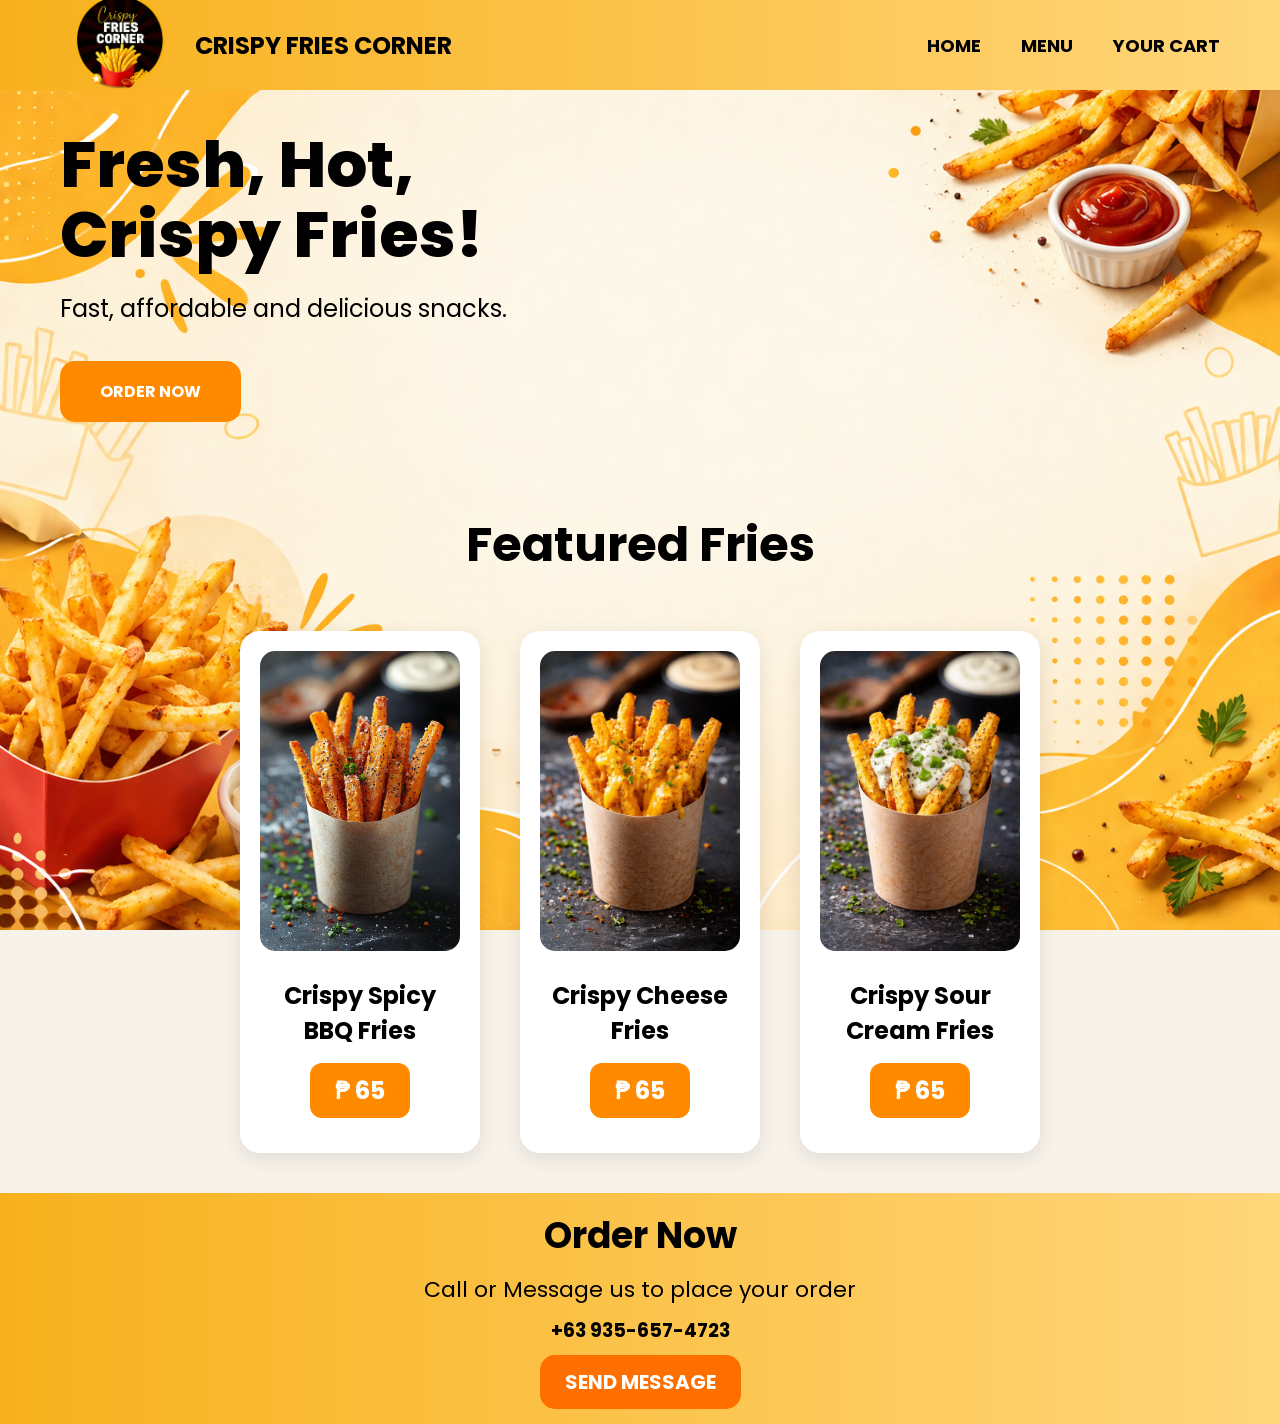
<file: index.html>
<!DOCTYPE html>
<html lang="en">
<head>
    <meta charset="UTF-8">
    <meta name="viewport" content="width=device-width, initial-scale=1.0">
    <title>Crispy Fries Corner</title>

    <link rel="stylesheet" href="style.css">

    <link rel="preconnect" href="https://fonts.googleapis.com">
    <link rel="preconnect" href="https://fonts.gstatic.com" crossorigin>
    <link href="https://fonts.googleapis.com/css2?family=Poppins:wght@300;400;500;600;700;800&display=swap" rel="stylesheet">
</head>
<body>

    <nav class="navbar">

        <div class="logo-section">
            <img src="images/logo.png" alt="Logo" class="logo">
            <h1>CRISPY FRIES CORNER</h1>
        </div>

        <ul class="nav-links">
            <li><a href="index.html" class="active">HOME</a></li>
            <li><a href="menu.html">MENU</a></li>
            <li><a href="cart.html">YOUR CART</a></li>
        </ul>

    </nav>


    <section class="hero-section">

        <div class="hero-left">

            <h2>Fresh, Hot, Crispy Fries!</h2>

            <p>
                Fast, affordable and delicious snacks.
            </p>

            <a href="#" class="order-btn"
onclick="goToPage('menu.html')">
                ORDER NOW
            </a>

        </div>

    </section>


    <section class="featured-section">

        <h2>Featured Fries</h2>

        <div class="featured-container">

            <div class="featured-card">
                <img src="images/bbq.png" alt="BBQ Fries">
                <h3>Crispy Spicy BBQ Fries</h3>
                <p>₱ 65</p>
            </div>

            <div class="featured-card">
                <img src="images/cheese.png" alt="Cheese Fries">
                <h3>Crispy Cheese Fries</h3>
                <p>₱ 65</p>
            </div>

            <div class="featured-card">
                <img src="images/sourcream.png" alt="Sour Cream Fries">
                <h3>Crispy Sour Cream Fries</h3>
                <p>₱ 65</p>
            </div>

        </div>

    </section>


    <section class="order-section">

        <h2>Order Now</h2>

        <p>
            Call or Message us to place your order
        </p>

        <h3>+63 935-657-4723</h3>

        <button class="message-btn">
            SEND MESSAGE
        </button>

    </section>
    
    <script src="script.js"></script>
</body>
</html>
</file>
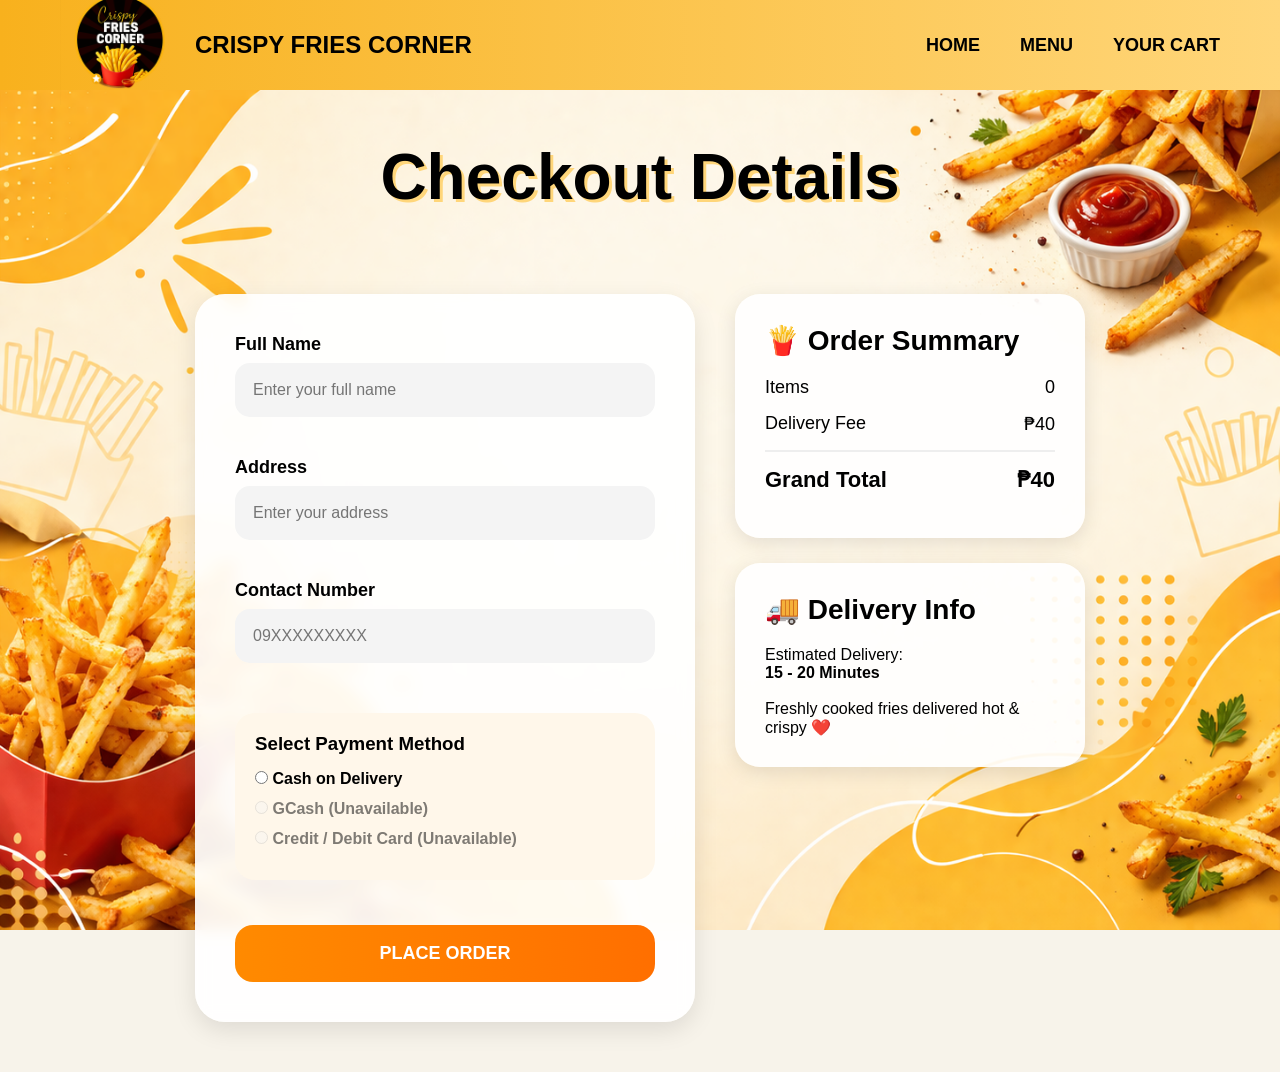
<file: checkout.html>
<!DOCTYPE html>
<html lang="en">
<head>
    <meta charset="UTF-8">
    <meta name="viewport" content="width=device-width, initial-scale=1.0">

    <title>Checkout</title>

    <link rel="stylesheet" href="style.css">
</head>

<body>

    <nav class="navbar">

        <div class="logo-section">
            <img src="images/logo.png" class="logo">
            <h1>CRISPY FRIES CORNER</h1>
        </div>

        <ul class="nav-links">
            <li><a href="index.html">HOME</a></li>
            <li><a href="menu.html">MENU</a></li>
            <li><a href="cart.html">YOUR CART</a></li>
        </ul>

    </nav>


    <section class="checkout-section">

    <h2>Checkout Details</h2>

    <div class="checkout-layout">

        <div class="checkout-left">

            <form class="checkout-form">

                <div class="input-group">
                    <label>Full Name</label>
                    <input type="text" id="fullname" placeholder="Enter your full name">
                </div>

                <div class="input-group">
                    <label>Address</label>
                    <input type="text" id="address" placeholder="Enter your address">
                </div>

                <div class="input-group">
                    <label>Contact Number</label>
                    <input type="text" id="number" placeholder="09XXXXXXXXX">
                </div>

                <div class="payment-box">

                    <h3>Select Payment Method</h3>

                    <label>
                        <input type="radio" name="payment">
                        Cash on Delivery
                    </label>

                    <label class="unavailable-payment">
                        <input type="radio" disabled>
                        GCash (Unavailable)
                    </label>

                    <label class="unavailable-payment">
                        <input type="radio" disabled>
                        Credit / Debit Card (Unavailable)
                    </label>

                </div>

                <button
                    type="button"
                    class="place-btn"
                    onclick="placeOrder()">

                    PLACE ORDER

                </button>

            </form>

        </div>

        <div class="checkout-right">

            <div class="checkout-card">

                <h3>🍟 Order Summary</h3>

                <div class="summary-row">
                    <span>Items</span>
                    <span id="total-items">1</span>
                </div>

                <div class="summary-row">
                    <span>Delivery Fee</span>
                    <span>₱40</span>
                </div>

                <div class="summary-row total">
                    <span>Grand Total</span>
                    <span id="grand-total">₱0</span>
                </div>

            </div>

            <div class="checkout-card">

                <h3>🚚 Delivery Info</h3>

                <p>Estimated Delivery:</p>

                <strong>15 - 20 Minutes</strong>

                <br><br>

                <p>
                    Freshly cooked fries delivered hot & crispy ❤️
                </p>

            </div>

        </div>

    </div>

</section>

<script src="script.js"></script>

</body>
</html>
</file>
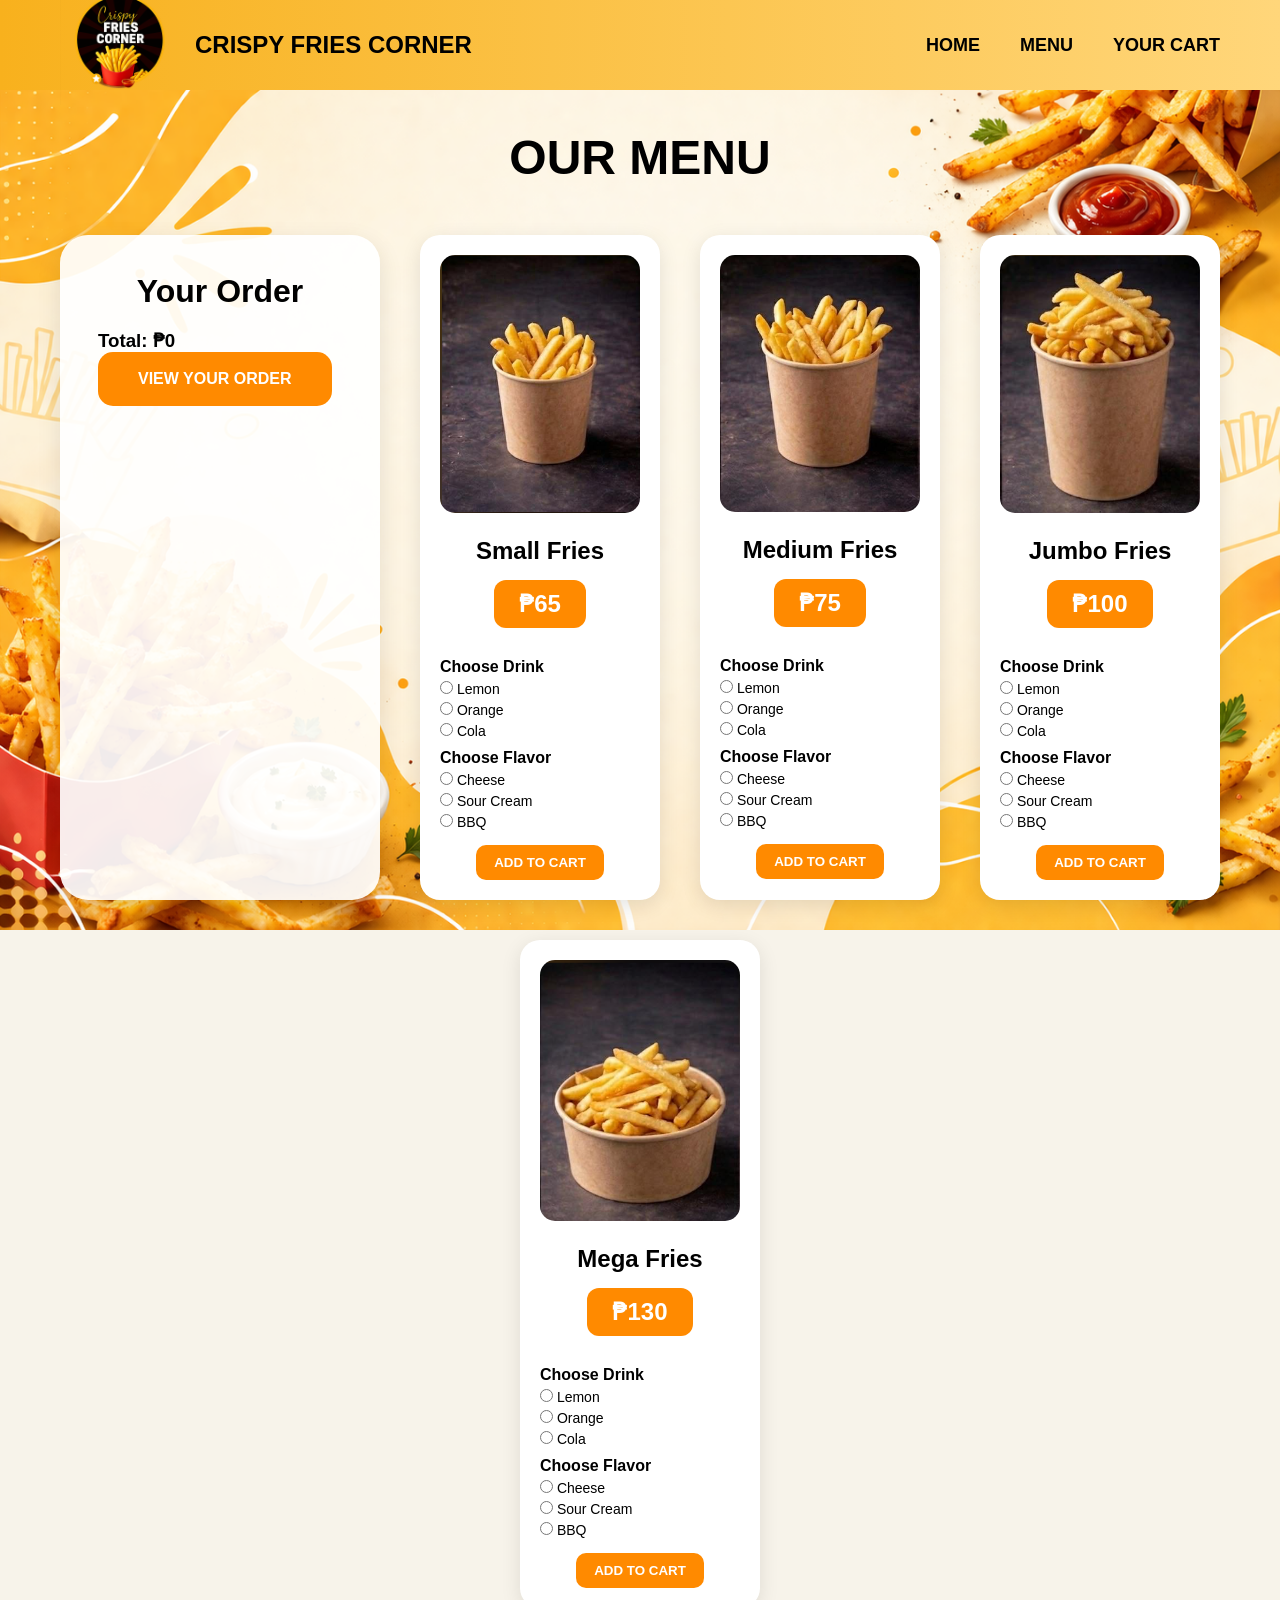
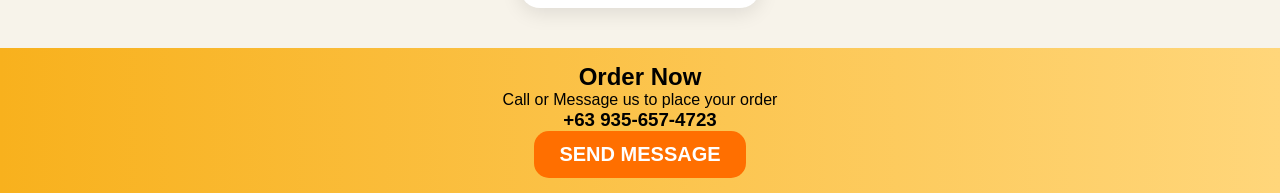
<file: menu.html>
<!DOCTYPE html>
<html lang="en">
<head>
    <meta charset="UTF-8">
    <meta name="viewport" content="width=device-width, initial-scale=1.0">

    <title>Menu - Crispy Fries Corner</title>

    <link rel="stylesheet" href="style.css">
</head>

<body>

    <nav class="navbar">

        <div class="logo-section">
            <img src="images/logo.png" class="logo">
            <h1>CRISPY FRIES CORNER</h1>
        </div>

        <ul class="nav-links">
            <li><a href="index.html">HOME</a></li>
            <li><a href="menu.html" class="active">MENU</a></li>
            <li><a href="cart.html">YOUR CART</a></li>
        </ul>

    </nav>


    <section class="featured-section">

        <h2>OUR MENU</h2>

        <div class="featured-container">
            
<div class="order-summary">

    <h2>Your Order</h2>

    <div id="summary-items">

        <p class="empty-text">
            No items added yet.
        </p>

    </div>

    <h3 id="summary-total">
        Total: ₱0
    </h3>

   <a href="#" class="order-btn"
onclick="goToPage('cart.html')">
        VIEW YOUR ORDER
    </a>

</div>

            <div class="featured-card">

    <img src="images/small-fries.png" alt="Small Fries">

    <h3>Small Fries</h3>

    <p>₱65</p>

    <div class="options">

        <h4>Choose Drink</h4>

        <label>
            <input type="radio" name="drink-small" value="Lemon">
            Lemon
        </label>

        <label>
            <input type="radio" name="drink-small" value="Orange">
            Orange
        </label>

        <label>
            <input type="radio" name="drink-small" value="Cola">
            Cola
        </label>

        <h4>Choose Flavor</h4>

        <label>
            <input type="radio" name="flavor-small" value="Cheese">
            Cheese
        </label>

        <label>
            <input type="radio" name="flavor-small" value="Sour Cream">
            Sour Cream
        </label>

        <label>
            <input type="radio" name="flavor-small" value="BBQ">
            BBQ
        </label>

    </div>

    <button class="cart-btn"
    onclick="selectOptions(
        'Small Fries',
        65,
        'images/small-fries.png'
    )">
        ADD TO CART
    </button>

</div>

            <div class="featured-card">

    <img src="images/medium-fries.png" alt="Medium Fries">

    <h3>Medium Fries</h3>

    <p>₱75</p>

    <div class="options">

        <h4>Choose Drink</h4>

        <label>
            <input type="radio" name="drink-medium" value="Lemon">
            Lemon
        </label>

        <label>
            <input type="radio" name="drink-medium" value="Orange">
            Orange
        </label>

        <label>
            <input type="radio" name="drink-medium" value="Cola">
            Cola
        </label>

        <h4>Choose Flavor</h4>

        <label>
            <input type="radio" name="flavor-medium" value="Cheese">
            Cheese
        </label>

        <label>
            <input type="radio" name="flavor-medium" value="Sour Cream">
            Sour Cream
        </label>

        <label>
            <input type="radio" name="flavor-medium" value="BBQ">
            BBQ
        </label>

    </div>

    <button class="cart-btn"
    onclick="selectOptions(
        'Medium Fries',
        75,
        'images/medium-fries.png'
    )">
        ADD TO CART
    </button>

</div>


            <div class="featured-card">

    <img src="images/jumbo-fries.png" alt="Jumbo Fries">

    <h3>Jumbo Fries</h3>

    <p>₱100</p>

    <div class="options">

        <h4>Choose Drink</h4>

        <label>
            <input type="radio" name="drink-jumbo" value="Lemon">
            Lemon
        </label>

        <label>
            <input type="radio" name="drink-jumbo" value="Orange">
            Orange
        </label>

        <label>
            <input type="radio" name="drink-jumbo" value="Cola">
            Cola
        </label>

        <h4>Choose Flavor</h4>

        <label>
            <input type="radio" name="flavor-jumbo" value="Cheese">
            Cheese
        </label>

        <label>
            <input type="radio" name="flavor-jumbo" value="Sour Cream">
            Sour Cream
        </label>

        <label>
            <input type="radio" name="flavor-jumbo" value="BBQ">
            BBQ
        </label>

    </div>

    <button class="cart-btn"
    onclick="selectOptions(
        'Jumbo Fries',
        100,
        'images/jumbo-fries.png'
    )">
        ADD TO CART
    </button>

</div>


            <div class="featured-card">

    <img src="images/mega-fries.png" alt="Mega Fries">

    <h3>Mega Fries</h3>

    <p>₱130</p>

    <div class="options">

        <h4>Choose Drink</h4>

        <label>
            <input type="radio" name="drink-mega" value="Lemon">
            Lemon
        </label>

        <label>
            <input type="radio" name="drink-mega" value="Orange">
            Orange
        </label>

        <label>
            <input type="radio" name="drink-mega" value="Cola">
            Cola
        </label>

        <h4>Choose Flavor</h4>

        <label>
            <input type="radio" name="flavor-mega" value="Cheese">
            Cheese
        </label>

        <label>
            <input type="radio" name="flavor-mega" value="Sour Cream">
            Sour Cream
        </label>

        <label>
            <input type="radio" name="flavor-mega" value="BBQ">
            BBQ
        </label>

    </div>

    <button class="cart-btn"
    onclick="selectOptions(
        'Mega Fries',
        130,
        'images/mega-fries.png'
    )">
        ADD TO CART
    </button>

</div>
    </section>

    <section class="order-section1">

        <h2>Order Now</h2>

        <p>
            Call or Message us to place your order
        </p>

        <h3>+63 935-657-4723</h3>

        <button class="message-btn">
            SEND MESSAGE
        </button>

    </section>

    <div id="toast-notification" class="toast">
    Added to cart!
    </div>
    <script src="script.js"></script>

</body>
</html>
</file>
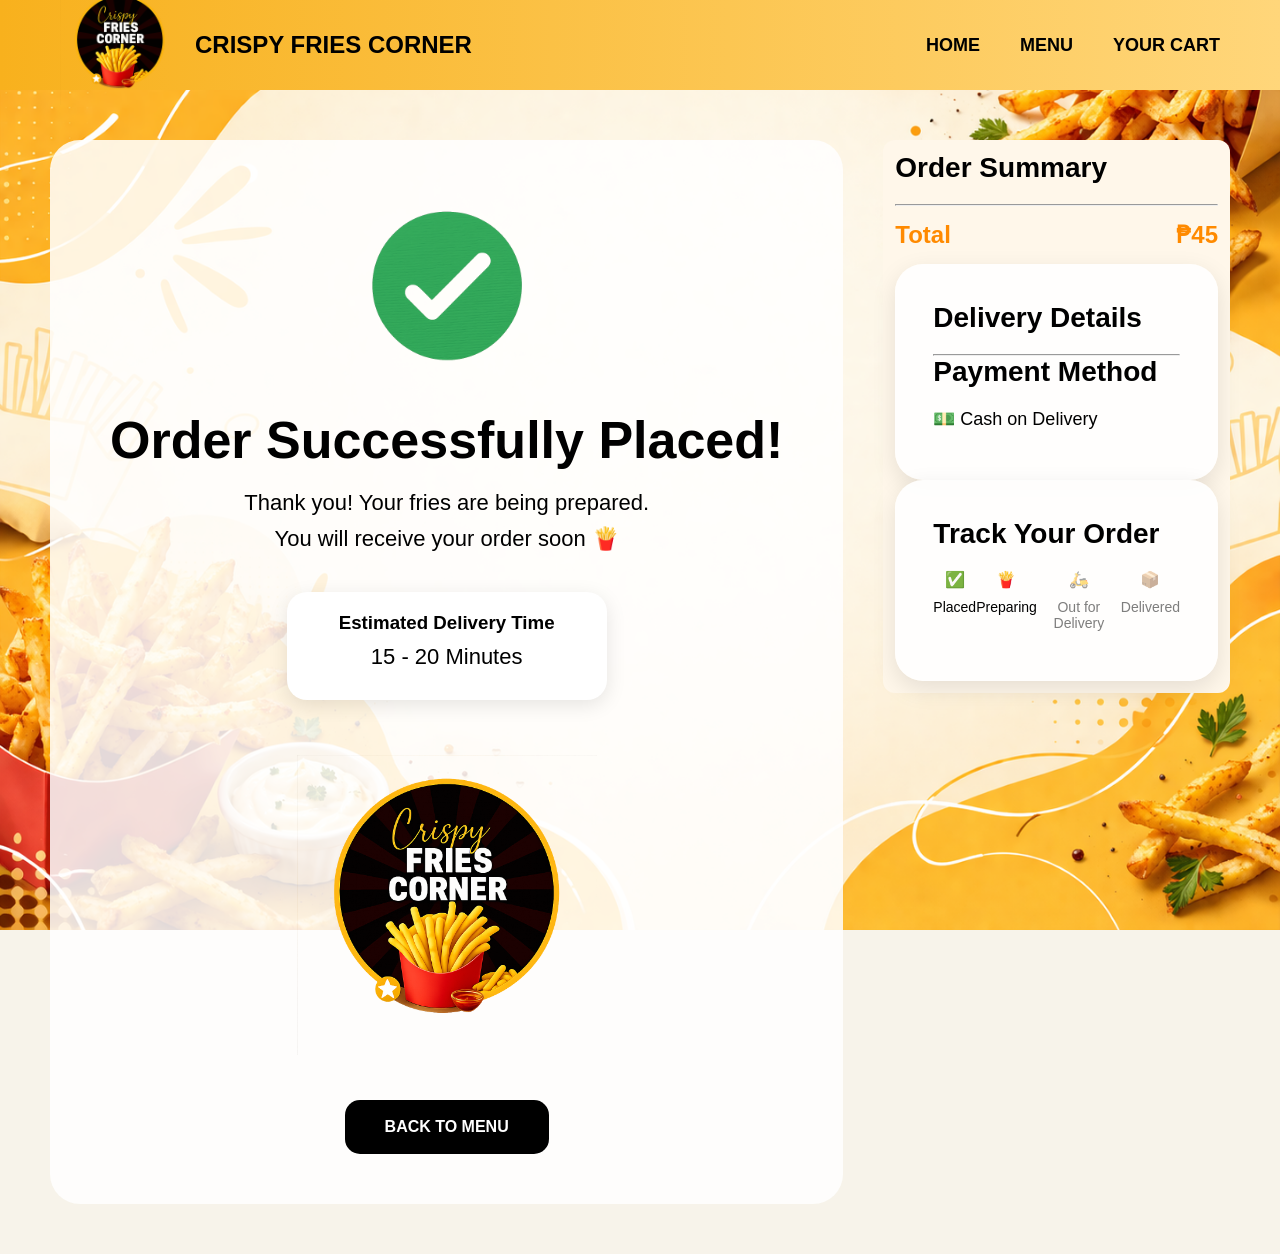
<file: success.html>
<!DOCTYPE html>
<html lang="en">
<head>
    <meta charset="UTF-8">
    <meta name="viewport" content="width=device-width, initial-scale=1.0">

    <title>Order Successful</title>

    <link rel="stylesheet" href="style.css">
</head>

<body>

    <nav class="navbar">

        <div class="logo-section">
            <img src="images/logo.png" class="logo">
            <h1>CRISPY FRIES CORNER</h1>
        </div>

        <ul class="nav-links">
            <li><a href="index.html">HOME</a></li>
            <li><a href="menu.html">MENU</a></li>
            <li><a href="cart.html">YOUR CART</a></li>
        </ul>

    </nav>

<section class="success-wrapper">

    <div class="success-left">

        <img src="images/success.png" class="success-image">

        <h2>Order Successfully Placed!</h2>

        <p>
            Thank you! Your fries are being prepared.
        </p>

        <p>
            You will receive your order soon 🍟
        </p>

        <div class="delivery-box">
            <h3>Estimated Delivery Time</h3>
            <p>15 - 20 Minutes</p>
        </div>

        <img src="images/logo.png" class="success-logo">

        <a href="#" class="back-btn"
onclick="goToPage('index.html')">
            BACK TO MENU
        </a>

    </div>


    <div class="success-right">

        <div class="summary-card">

            <h3>Order Summary</h3>

            <div id="success-summary"></div>

<hr>

    <div class="summary-item total">
    <span>Total</span>
    <span id="success-total">₱0</span>
    </div>


        <div class="details-card">

            <h3>Delivery Details</h3>

            <p id="customer-name"></p>

            <p id="customer-address"></p>

            <p id="customer-number"></p>

            <hr>

            <h3>Payment Method</h3>

            <p>💵 Cash on Delivery</p>

        </div>


        <div class="tracking-card">

            <h3>Track Your Order</h3>

            <div class="tracking-steps">

                <div class="step active">
                    ✅
                    <p>Placed</p>
                </div>

                <div class="step active">
                    🍟
                    <p>Preparing</p>
                </div>

                <div class="step">
                    🛵
                    <p>Out for Delivery</p>
                </div>

                <div class="step">
                    📦
                    <p>Delivered</p>
                </div>

            </div>

        </div>

    </div>

</section>
   

<script src="script.js"></script>

</body>
</html>
</file>
<file: style.css>
*{
    margin:0;
    padding:0;
    box-sizing:border-box;
    font-family:'Poppins', sans-serif;
}

body{
    background-color:#F7F3EA;

    background-image:url('../images/background.png');

    background-size:cover;
    background-position:center;
    background-repeat:no-repeat;
    background-attachment:fixed;

    overflow-x:hidden;

    display:flex;
    flex-direction:column;

    min-height:100vh;
}

.navbar{
    width:100%;
    height:90px;
    background:linear-gradient(to right, #F8B11D, #FFD67A);

    display:flex;
    justify-content:space-between;
    align-items:center;

    padding:0 60px;
}
.nav-links{
    display:flex;
    gap:40px;
    list-style:none;
}

.nav-links a{
    text-decoration:none;
    color:black;
    font-weight:700;
    font-size:18px;
    transition:0.3s;
}

.nav-links a:hover{
    color:#FF7A00;
}

.logo-section{
    display:flex;
    align-items:center;
    gap:15px;
}

.logo{
    width:120px;
}
.hero-section{
    display:flex;
    justify-content:space-between;
    align-items:center;

    padding:40px 60px;
}

.hero-left{
    width:50%;
}

.hero-left h2{
    font-size:64px;
    line-height:1.1;
    font-weight:800;
    margin-bottom:20px;
}

.hero-left p{
    font-size:24px;
    margin-bottom:35px;
}

.order-btn{
    background:#FF8A00;
    color:white;

    padding:18px 40px;

    border-radius:15px;

    text-decoration:none;
    font-weight:700;

    transition:0.3s;
}

.order-btn:hover{
    background:#ff6f00;
}

.hero-right{
    width:45%;

    display:flex;
    justify-content:center;
}

.hero-image{
    width:500px;
}

.featured-section{
    padding:40px 60px;
}


.featured-section h2{
    text-align:center;
    font-size:48px;
    margin-bottom:50px;
}

.featured-container{
    display:flex;
    justify-content:center;
    gap:40px;
    flex-wrap:wrap;
}

.featured-card{
    width:240px;

    background:white;

    border-radius:20px;

    padding:20px;

    text-align:center;

    box-shadow:0 5px 20px rgba(0,0,0,0.1);

    transition:0.3s;
}

.featured-card:hover{
    transform:translateY(-10px);
}

.featured-card img{
    width:100%;
    border-radius:15px;
}

.featured-card h3{
    margin-top:20px;
    font-size:24px;
}
.featured-card p{
    margin-top:15px;
    margin-bottom:15px;

    background:#FF8A00;
    color:white;

    display:inline-block;

    padding:10px 25px;

    border-radius:12px;

    font-size:24px;
    font-weight:700;
}


.order-section1{
    padding:15px;

    text-align:center;

    background:linear-gradient(to right, #F8B11D, #FFD67A);
}
.order-section{
    padding:15px;

    text-align:center;

    background:linear-gradient(to right, #F8B11D, #FFD67A);
}
.order-section h2{
    font-size:36px;
    margin-bottom:10px;
}

.order-section p{
    font-size:22px;
    margin-bottom:10px;
}

.order-section h3{
    margin:10px 0;
}

.message-btn{
    padding:12px 25px;

    border:none;

    background:#FF6F00;
    color:white;

    font-size:20px;
    font-weight:700;

    border-radius:15px;

    cursor:pointer;

    transition:0.3s;
}

.message-btn:hover{
    background:#e85f00;
}
@media(max-width:900px){

    .hero-section{
        flex-direction:column;
        text-align:center;
    }

    .hero-left,
    .hero-right{
        width:100%;
    }

    .hero-left h2{
        font-size:42px;
    }

    .navbar{
        padding:20px;
    }

    .nav-links{
        gap:20px;
    }
}
body{
    min-height:100vh;
}
.order-section1{
    margin-top:auto;
}
.order-section{
    margin-top:auto;
}
.empty-cart{
    flex:1;

    display:flex;
    flex-direction:column;

    justify-content:center;
    align-items:center;

    text-align:center;

    padding:40px;
}

.empty-image{
    width:450px;
    margin-bottom:20px;
}

.empty-cart h2{
    font-size:42px;
    margin-bottom:15px;
}

.empty-cart p{
    font-size:20px;
    margin-bottom:30px;
}
.cart-section{
    padding:50px;

    text-align:center;
}

.cart-section h2{
    font-size:48px;
    margin-bottom:40px;
}

.cart-item{
    width:600px;

    margin:20px auto;

    background:white;

    padding:20px;

    border-radius:20px;

    display:flex;
    justify-content:space-between;
    align-items:center;

    box-shadow:0 5px 20px rgba(0,0,0,0.1);
}

.cart-item h3{
    font-size:24px;
}

.cart-item p{
    color:#FF7A00;
    font-weight:700;
    font-size:22px;
}

#total-price{
    margin-top:40px;
    margin-bottom:40px;

    font-size:32px;
}
#cart-section{
    display:none;
}
.cart-item{
    display: flex;
    justify-content: space-between;
    align-items: center;

    background: white;

    padding: 15px 20px;
    margin: 15px auto;

    width: 400px;

    border-radius: 15px;

    box-shadow: 0 4px 10px rgba(0,0,0,0.1);
}

.item-info{
    display: flex;
    align-items: center;
    gap: 15px;
}

.remove-btn{
    width: 28px;
    height: 28px;

    border: none;
    border-radius: 50%;

    background: #ff4d4d;
    color: white;

    cursor: pointer;

    transition: 0.3s;
}

.remove-btn:hover{
    background: #d63031;
    transform: scale(1.1);
}
.cart-item{
    display: flex;
    align-items: center;
    justify-content: space-between;

    background: white;

    padding: 15px;
    margin: 15px auto;

    width: 500px;

    border-radius: 15px;

    box-shadow: 0 4px 10px rgba(0,0,0,0.1);
}

.cart-image{
    width: 80px;
    height: 80px;

    object-fit: cover;

    border-radius: 10px;
}

.cart-details{
    flex: 1;
    margin-left: 20px;
}

.remove-btn{
    width: 30px;
    height: 30px;

    border: none;
    border-radius: 50%;

    background: #ff4d4d;
    color: white;

    cursor: pointer;

    font-size: 14px;
}
.cart-btn{
    margin-top: 10px;
    padding: 10px 18px;

    background: #FF8A00;
    color: white;

    border: none;
    border-radius: 10px;

    font-weight: 700;
    cursor: pointer;

    transition: 0.3s;
}

.cart-btn:hover{
    background: #ff6f00;
    transform: scale(1.05);
}
.featured-card{
    width:240px;
    background:white;
    border-radius:20px;
    padding:20px;
    text-align:center;
    box-shadow:0 5px 20px rgba(0,0,0,0.1);

    opacity:0;
    transform:translateY(40px);

    animation:fadeUp 0.8s ease forwards;
}

.featured-card:nth-child(1){
    animation-delay:0.2s;
}

.featured-card:nth-child(2){
    animation-delay:0.4s;
}

.featured-card:nth-child(3){
    animation-delay:0.6s;
}

.featured-card:nth-child(4){
    animation-delay:0.8s;
}

@keyframes fadeUp{
    from{
        opacity:0;
        transform:translateY(40px);
    }

    to{
        opacity:1;
        transform:translateY(0);
    }
} 
.order-btn{
    background:#FF8A00;
    color:white;

    padding:18px 40px;

    border-radius:15px;

    text-decoration:none;
    font-weight:700;

    display:inline-block;
    position:relative;
    overflow:hidden;

    opacity:0;
    transform:translateY(40px);

    animation:fadeUpBtn 1s ease forwards, pulseGlow 2s infinite 1s;

    transition:all 0.3s ease;
}


.order-btn:hover{
    background:#ff6f00;
    transform:translateY(-5px) scale(1.08);
    box-shadow:0 8px 20px rgba(255,138,0,0.4);
}


.order-btn:active{
    transform:scale(0.96);
}


.order-btn::before{
    content:"";
    position:absolute;
    top:0;
    left:-75%;
    width:50%;
    height:100%;
    background:rgba(255,255,255,0.35);
    transform:skewX(-25deg);
}

.order-btn:hover::before{
    animation:shine 0.7s ease;
}


@keyframes fadeUpBtn{
    from{
        opacity:0;
        transform:translateY(40px);
    }

    to{
        opacity:1;
        transform:translateY(0);
    }
}


@keyframes pulseGlow{
    0%{
        box-shadow:0 0 0 rgba(255,138,0,0);
    }

    50%{
        box-shadow:0 0 18px rgba(255,138,0,0.35);
    }

    100%{
        box-shadow:0 0 0 rgba(255,138,0,0);
    }
}


@keyframes shine{
    100%{
        left:125%;
    }
}

.cart-section{
    padding:50px;
    text-align:center;

    animation:fadePage 0.8s ease;
}

.cart-section h2{
    font-size:48px;
    margin-bottom:40px;

    opacity:0;
    transform:translateY(-20px);

    animation:fadeTitle 0.8s ease forwards;
}

.cart-item{
    display:flex;
    align-items:center;
    justify-content:space-between;

    background:white;

    padding:18px 22px;
    margin:18px auto;

    width:550px;

    border-radius:18px;

    box-shadow:0 5px 18px rgba(0,0,0,0.12);

    opacity:0;
    transform:translateY(40px);

    animation:fadeUp 0.7s ease forwards;

    transition:all 0.3s ease;
}


.cart-item:nth-child(1){ animation-delay:0.2s; }
.cart-item:nth-child(2){ animation-delay:0.4s; }
.cart-item:nth-child(3){ animation-delay:0.6s; }
.cart-item:nth-child(4){ animation-delay:0.8s; }
.cart-item:nth-child(5){ animation-delay:1s; }


.cart-item:hover{
    transform:translateY(-8px) scale(1.02);
    box-shadow:0 10px 25px rgba(0,0,0,0.18);
}


.cart-image{
    width:85px;
    height:85px;

    object-fit:cover;

    border-radius:12px;

    transition:transform 0.4s ease;
}

.cart-item:hover .cart-image{
    transform:scale(1.08) rotate(-2deg);
}


.cart-details{
    flex:1;
    margin-left:20px;
    text-align:left;
}

.cart-details h3{
    font-size:24px;
    margin-bottom:8px;
}

.cart-details p{
    color:#FF7A00;
    font-size:22px;
    font-weight:700;
}


.remove-btn{
    width:34px;
    height:34px;

    border:none;
    border-radius:50%;

    background:#ff4d4d;
    color:white;

    cursor:pointer;

    font-size:16px;
    font-weight:bold;

    transition:all 0.3s ease;
}

.remove-btn:hover{
    background:#d63031;
    transform:scale(1.15) rotate(90deg);
}

.remove-btn:active{
    transform:scale(0.9);
}


#total-price{
    margin-top:35px;
    margin-bottom:30px;

    font-size:34px;
    font-weight:800;

    color:#222;

    opacity:0;
    animation:fadeUp 0.8s ease forwards;
    animation-delay:0.8s;
}


.empty-cart{
    animation:fadePage 0.8s ease;
}

.empty-image{
    width:420px;

    animation:floatCart 3s ease-in-out infinite;
}


@keyframes fadeUp{
    from{
        opacity:0;
        transform:translateY(40px);
    }

    to{
        opacity:1;
        transform:translateY(0);
    }
}

@keyframes fadeTitle{
    from{
        opacity:0;
        transform:translateY(-20px);
    }

    to{
        opacity:1;
        transform:translateY(0);
    }
}

@keyframes fadePage{
    from{
        opacity:0;
    }

    to{
        opacity:1;
    }
}

@keyframes floatCart{
    0%{
        transform:translateY(0);
    }

    50%{
        transform:translateY(-12px);
    }

    100%{
        transform:translateY(0);
    }
}
.options{
    margin-top:15px;
    text-align:left;
}

.options h4{
    margin-top:10px;
    margin-bottom:5px;
    font-size:16px;
}

.options label{
    display:block;
    font-size:14px;
    margin-bottom:5px;
}
.toast{
    position:fixed;

    top:30px;
    right:30px;

    background:linear-gradient(to right,#FF8A00,#ff6f00);

    color:white;

    padding:16px 28px;

    border-radius:16px;

    font-weight:600;

    font-size:16px;

    box-shadow:0 8px 25px rgba(0,0,0,0.2);

    opacity:0;

    transform:translateX(120px);

    transition:all 0.5s ease;

    z-index:9999;
}

.toast.show{
    opacity:1;
    transform:translateX(0);
}
.menu-layout{
    display:flex;
    gap:40px;
    align-items:flex-start;
}

.order-summary{
    width:320px;
    background:white;
    padding:25px;
    border-radius:20px;
    box-shadow:0 5px 20px rgba(0,0,0,0.1);

    position:sticky;
    top:120px;

    animation:fadeUp 0.6s ease;
}

.order-summary h2{
    margin-bottom:20px;
    font-size:32px;
}

.summary-card{
    background:#fff7ea;
    padding:12px;
    border-radius:12px;
    margin-bottom:15px;

    animation:fadeUp 0.4s ease;
}

.summary-card h4{
    font-size:18px;
}

.summary-card p{
    font-size:14px;
    margin:5px 0;
}

.summary-card span{
    color:#FF8A00;
    font-weight:700;
}

.view-cart-btn{
    display:block;
    text-align:center;
    background:#FF8A00;
    color:white;
    text-decoration:none;

    padding:14px;
    border-radius:12px;

    margin-top:20px;

    font-weight:700;

    transition:0.3s;
}

.view-cart-btn:hover{
    background:#ff6f00;
    transform:translateY(-3px);
}

.summary-card{
    position:relative;
}

.summary-remove{
    position:absolute;
    top:10px;
    right:10px;

    width:24px;
    height:24px;

    border:none;
    border-radius:50%;

    background:#ff4d4d;
    color:white;

    cursor:pointer;

    font-size:12px;
    font-weight:bold;

    transition:0.3s;
}

.summary-remove:hover{
    background:#d63031;
    transform:scale(1.1);
}
.order-info-box{
    background: white;
    padding: 25px;
    border-radius: 18px;
    width: 320px;
    margin: 20px auto;
    box-shadow: 0 4px 12px rgba(0,0,0,0.1);
}

.order-info-box h3{
    margin-bottom: 20px;
    text-align: center;
    color: #ff9800;
}

.info-row{
    display: flex;
    justify-content: space-between;
    margin-bottom: 12px;
    font-size: 17px;
}

.total-row{
    border-top: 2px solid #eee;
    padding-top: 12px;
    font-weight: bold;
    font-size: 20px;
}
.checkout-section{
    padding:50px;

    display:flex;
    flex-direction:column;

    align-items:center;
}

.checkout-section h2{
    font-size:48px;
    margin-bottom:40px;
}

.checkout-form{
    width:500px;

    background:white;

    padding:40px;

    border-radius:25px;

    display:flex;
    flex-direction:column;

    gap:20px;

    box-shadow:0 5px 20px rgba(0,0,0,0.1);
}

.checkout-form input{
    padding:18px;

    border-radius:12px;

    border:2px solid #ddd;

    font-size:18px;
}

.payment-options{
    display:flex;
    flex-direction:column;

    gap:15px;

    margin-bottom:20px;
}

.payment-options label{
    font-size:18px;
    font-weight:600;
}
.unavailable-payment{
    opacity:0.5;
    cursor:not-allowed;
}
.success-section{
    flex:1;

    display:flex;
    flex-direction:column;

    justify-content:center;
    align-items:center;

    text-align:center;

    padding:40px;
}

.success-image{
    width:300px;
    margin-bottom:30px;
}

.success-section h2{
    font-size:52px;
    margin-bottom:20px;
}

.success-section p{
    font-size:22px;
    margin-bottom:15px;
}
.success-wrapper{
    display:flex;
    gap:40px;

    padding:50px;
}

.success-left{
    flex:2;

    background:rgba(255,255,255,0.85);

    border-radius:30px;

    padding:50px;

    text-align:center;
}

.success-right{
    flex:1;

    display:flex;
    flex-direction:column;

    gap:25px;
}

.success-image{
    width:200px;
    margin-bottom:20px;
}

.success-logo{
    width:300px;
    margin:25px 0;
}

.success-left h2{
    font-size:52px;
    margin-bottom:20px;
}

.success-left p{
    font-size:22px;
    margin-bottom:10px;
}

.delivery-box{
    background:white;

    width:320px;

    margin:30px auto;

    padding:20px;

    border-radius:20px;

    box-shadow:0 5px 20px rgba(0,0,0,0.1);
}

.delivery-box h3{
    margin-bottom:10px;
}

.back-btn{
    display:inline-block;

    background:black;
    color:white;

    padding:18px 40px;

    border-radius:15px;

    text-decoration:none;

    font-weight:700;
}

.success-right{
    flex:1;

    display:flex;
    flex-direction:column;

    gap:35px;
}

.order-summary,
.details-card,
.tracking-card{
    background:rgba(255,255,255,0.92);

    border-radius:28px;

    padding:38px;

    box-shadow:0 8px 24px rgba(0,0,0,0.1);
}
.details-card p{
    margin:16px 0;
    font-size:20px;
}

.tracking-card{
    padding-bottom:45px;
}

.summary-card h3,
.details-card h3,
.tracking-card h3{
    margin-bottom:20px;
    font-size:28px;
}

.summary-item{
    display:flex;
    justify-content:space-between;

    margin:15px 0;

    font-size:20px;
}

.total{
    font-weight:700;
    font-size:24px;
}

.details-card p{
    margin:12px 0;
    font-size:18px;
}

.tracking-steps{
    display:flex;
    justify-content:space-between;

    text-align:center;
}

.step{
    opacity:0.5;
}

.step.active{
    opacity:1;
}

.step p{
    margin-top:10px;
    font-size:14px;
}
.success-left{
    display:flex;
    flex-direction:column;
    align-items:center;
    justify-content:center;
}
.success-image{
    display:block;
    margin:0 auto 20px auto;
}

.back-btn{
    display:block;
    margin:20px auto 0 auto;
}

.cart-subtitle{
    font-size:22px;
    margin-top:-20px;
    margin-bottom:35px;

    color:#555;
}

.delivery-info{
    display:flex;
    justify-content:center;
    gap:25px;

    margin-top:35px;
    margin-bottom:35px;

    flex-wrap:wrap;
}

.info-card{
    background:white;

    padding:20px 30px;

    border-radius:18px;

    box-shadow:0 5px 15px rgba(0,0,0,0.08);

    font-size:20px;
    font-weight:700;

    display:flex;
    flex-direction:column;

    gap:8px;

    transition:0.3s;
}

.info-card span{
    font-size:15px;
    font-weight:400;

    color:#666;
}

.info-card:hover{
    transform:translateY(-5px);
}

.total-box{
    background:white;

    width:420px;

    margin:30px auto;

    padding:30px;

    border-radius:25px;

    box-shadow:0 5px 20px rgba(0,0,0,0.1);
}

.total-box p{
    margin-top:10px;
    color:#777;
}

.cart-section h2{
    font-size:64px;
    font-weight:900;

    text-shadow:3px 3px 0 #FFD67A;
}
.checkout-layout{
    display:flex;
    gap:40px;

    align-items:flex-start;
    justify-content:center;

    margin-top:40px;

    flex-wrap:wrap;
}

.checkout-left{
    width:500px;
}

.checkout-right{
    width:350px;

    display:flex;
    flex-direction:column;

    gap:25px;
}

.checkout-form{
    background:rgba(255,255,255,0.92);

    padding:40px;

    border-radius:30px;

    box-shadow:0 8px 25px rgba(0,0,0,0.1);

    backdrop-filter:blur(8px);
}

.input-group{
    display:flex;
    flex-direction:column;

    margin-bottom:20px;
}

.input-group label{
    margin-bottom:8px;

    font-weight:700;
    font-size:18px;
}

.input-group input{
    padding:18px;

    border:none;

    border-radius:15px;

    background:#f4f4f4;

    font-size:16px;

    transition:0.3s;
}

.input-group input:focus{
    outline:none;

    background:white;

    box-shadow:0 0 0 3px #FFD67A;
}

.payment-box{
    background:#fff7ea;

    padding:20px;

    border-radius:20px;

    margin-top:10px;
}

.payment-box h3{
    margin-bottom:15px;
}

.payment-box label{
    display:block;
    margin-bottom:12px;

    font-weight:600;
}

.place-btn{
    width:100%;

    margin-top:25px;

    padding:18px;

    border:none;

    border-radius:18px;

    background:linear-gradient(to right,#FF8A00,#ff6f00);

    color:white;

    font-size:18px;
    font-weight:800;

    cursor:pointer;

    transition:0.3s;
}

.place-btn:hover{
    transform:translateY(-4px);

    box-shadow:0 8px 20px rgba(255,138,0,0.35);
}

.checkout-card{
    background:rgba(255,255,255,0.92);

    padding:30px;

    border-radius:25px;

    box-shadow:0 5px 20px rgba(0,0,0,0.1);
}

.checkout-card h3{
    margin-bottom:20px;

    font-size:28px;
}

.summary-row{
    display:flex;
    justify-content:space-between;

    margin:15px 0;

    font-size:18px;
}

.summary-row.total{
    border-top:2px solid #eee;

    padding-top:15px;

    font-weight:800;

    font-size:22px;
}

.checkout-section h2{
    font-size:64px;

    text-shadow:3px 3px 0 #FFD67A;
}
body{
    transition: opacity 0.5s ease;
}

.fade-out{
    opacity:0;
}
body{
    transition: opacity 0.5s ease;
}

.fade-out{
    opacity:0;
}
</file>
